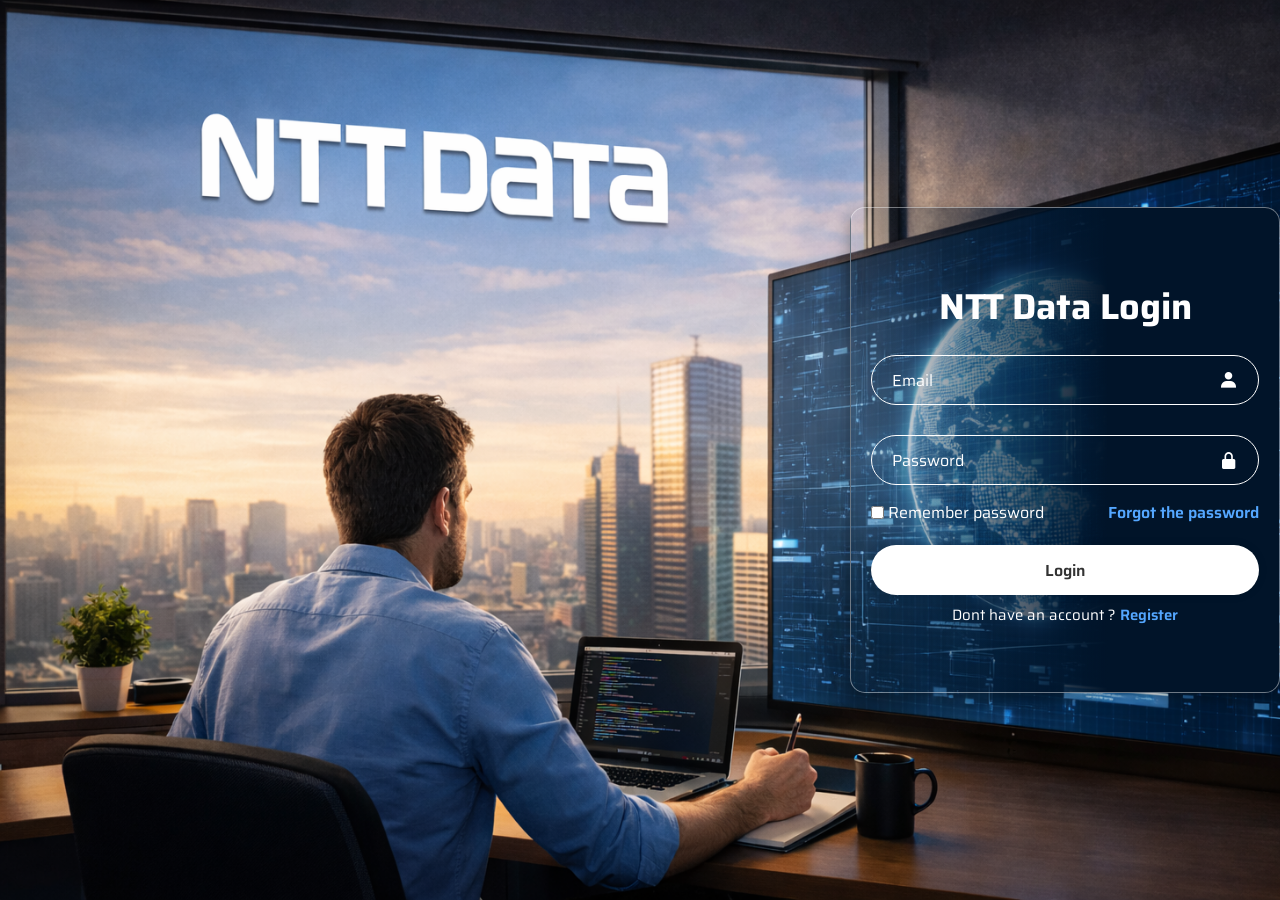
<file: HTML & CSS/LoginNTTData/index.html>
<!DOCTYPE html>
<html lang="pt-br">
<head>
    <meta charset="UTF-8">
    <meta name="viewport" content="width=device-width, initial-scale=1.0">
    <title>NTT Data</title>
    <link rel="stylesheet" href="css/styles.css">
    <link href='https://unpkg.com/boxicons@2.1.4/css/boxicons.min.css' rel="stylesheet">
    <link rel="shortcut icon" href=".//favicon/Favicon_NTT_DATA.png" type="image/x-icon">
</head>
<body>
    <main>
        <form class="conteiner">
            <h1>NTT Data Login</h1>
                <div class="input-box">
                    <input id="email" type="email" placeholder="Email">
                    <i class="bx bxs-user"></i>
                </div>
                
                <div class="input-box">
                    <input  id="password" type="password" placeholder="Password">
                    <i class="bx bxs-lock-alt"></i>
                </div>

                <div class="remember-forgot">
                    <label for="remember">
                        <input id="remember" type="checkbox">
                        Remember password
                    </label>       
                    <a href="#">Forgot the password</a>
                </div>

                <button onclick="login()" type="submit" class="login">Login</button>

                <div class="register-link">
                    <p>Dont have an account ? <a href="#">Register</a> </p>  
                </div>
        </form>
    </main>
    <script src="js.js"></script>
</body>
</html>
</file>
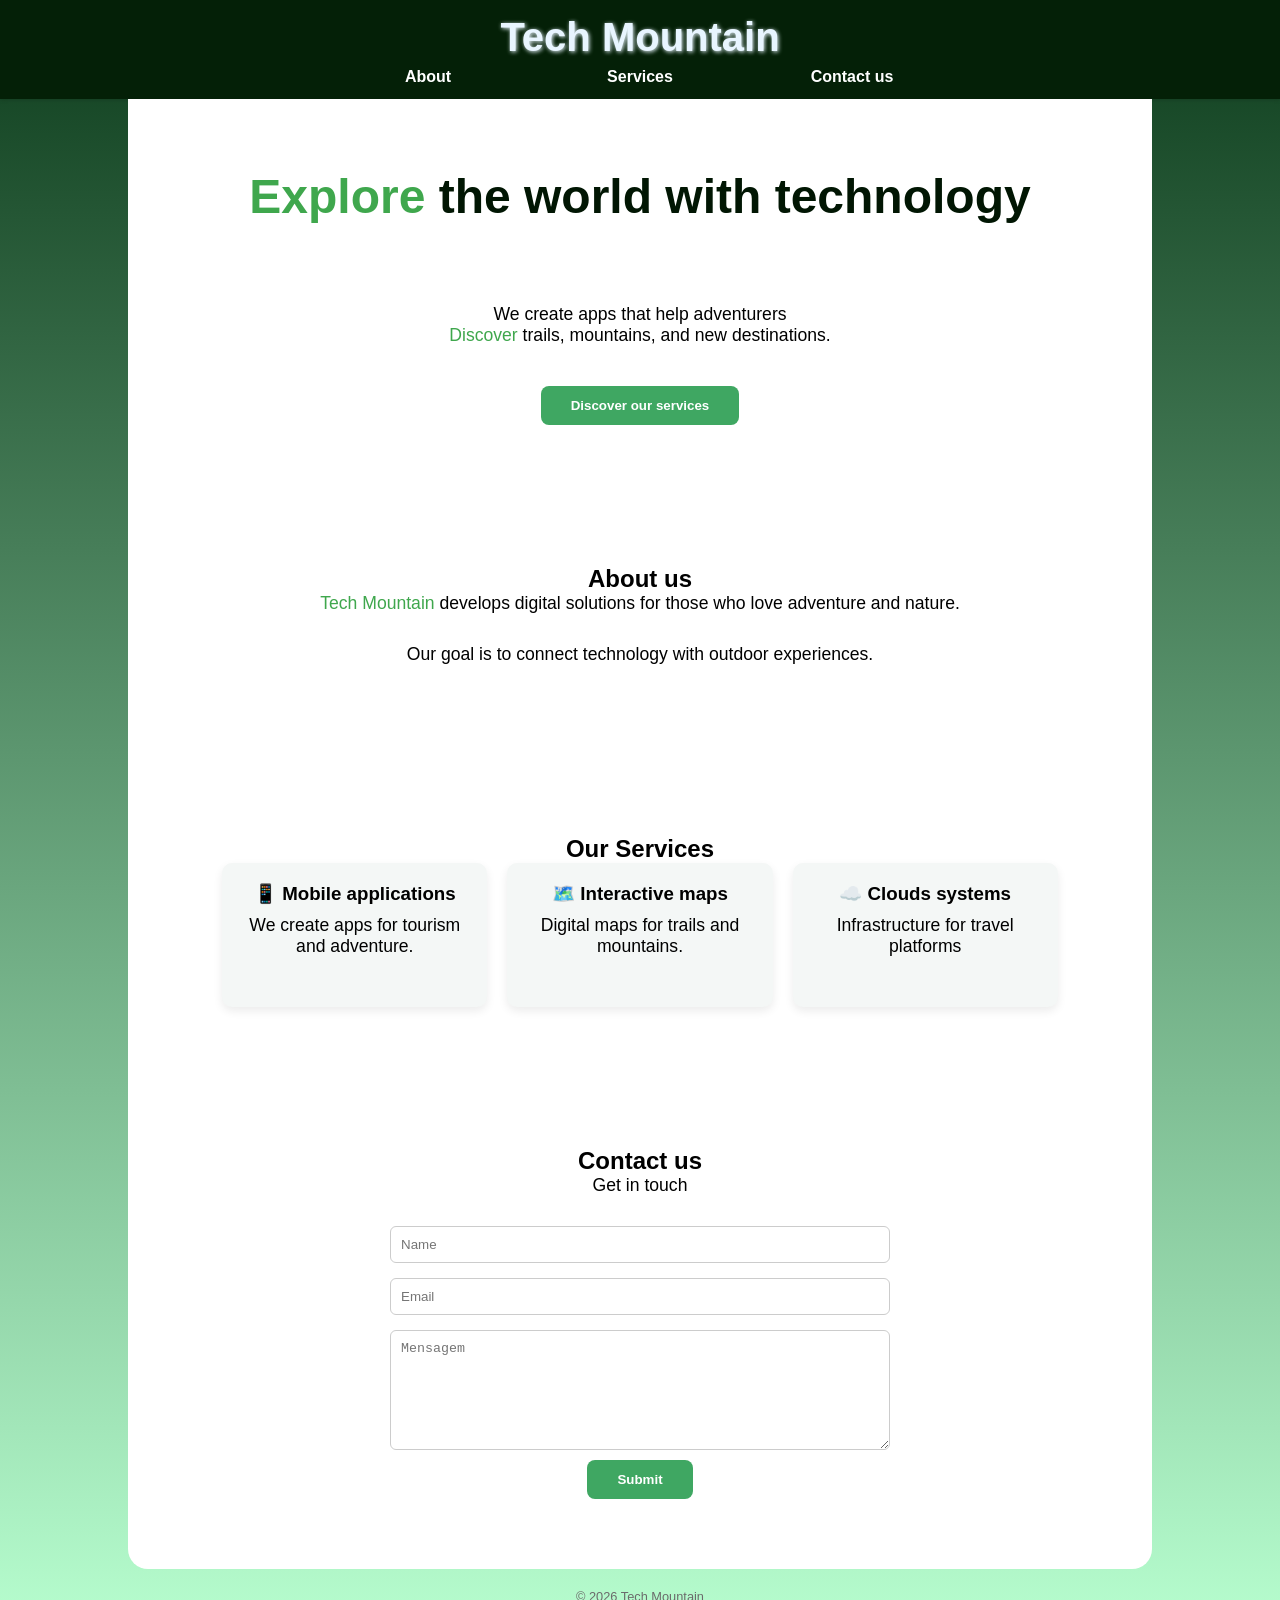
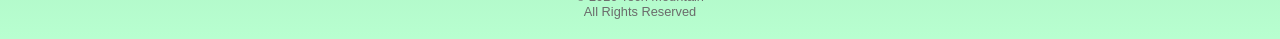
<file: HTML & CSS/Montanha Tech/index.html>
<!DOCTYPE html>
<html lang="en">

<head>
    <meta charset="UTF-8">
    <meta name="viewport" content="width=device-width, initial-scale=1.0">
    <link rel="stylesheet" href="style.css">
    <title>Tech Montain</title>
</head>

<body>
    <header>
        <nav>
            <h2>Tech Mountain</h2>

            <ul>
                <li><a href="">About</a></li>
                <li><a href="">Services</a></li>
                <li><a href="">Contact us</a></li>
            </ul>
        </nav>
    </header>

    <main>
        <section>
            <h1><span>Explore</span> the world with technology</h1>
            <p>We create apps that help adventurers <br><span>Discover</span> trails, mountains, and new destinations.
            </p>
            <button>Discover our services</button>
        </section>

        <section>
            <h2>About us</h2>
            <p><span>Tech Mountain</span> develops digital solutions for those who love adventure and nature.</p>
            <p>Our goal is to connect technology with outdoor experiences.</p>
        </section>

        <section>
            <h2>Our Services</h2>
            <div class="service">
                <article>
                    <h3>📱 Mobile applications</h3>
                    <p>We create apps for tourism and adventure.</p>
                </article>
                <article>
                    <h3>🗺️ Interactive maps</h3>
                    <p>Digital maps for trails and mountains.</p>
                </article>
                <article>
                    <h3>☁️ Clouds systems</h3>
                    <p>Infrastructure for travel platforms</p>
                </article>
            </div>
        </section>

        <section>
            <h2>Contact us</h2>
            <p>Get in touch</p>

            <form>
                </label><input id="name" type="text" placeholder="Name">
                </label><input id="email" type="email" placeholder="Email">
            <textarea name="" id="text" placeholder="Mensagem"></textarea>
            </form>
            <button onclick="submit()">Submit</button>
            <div id="res"></div>
        </section>

    </main>

    <footer>
        <p>© 2026 Tech Mountain</p>
        <p>All Rights Reserved</p>
    </footer>

    <script src="js.js"></script>
</body>

</html>
</file>
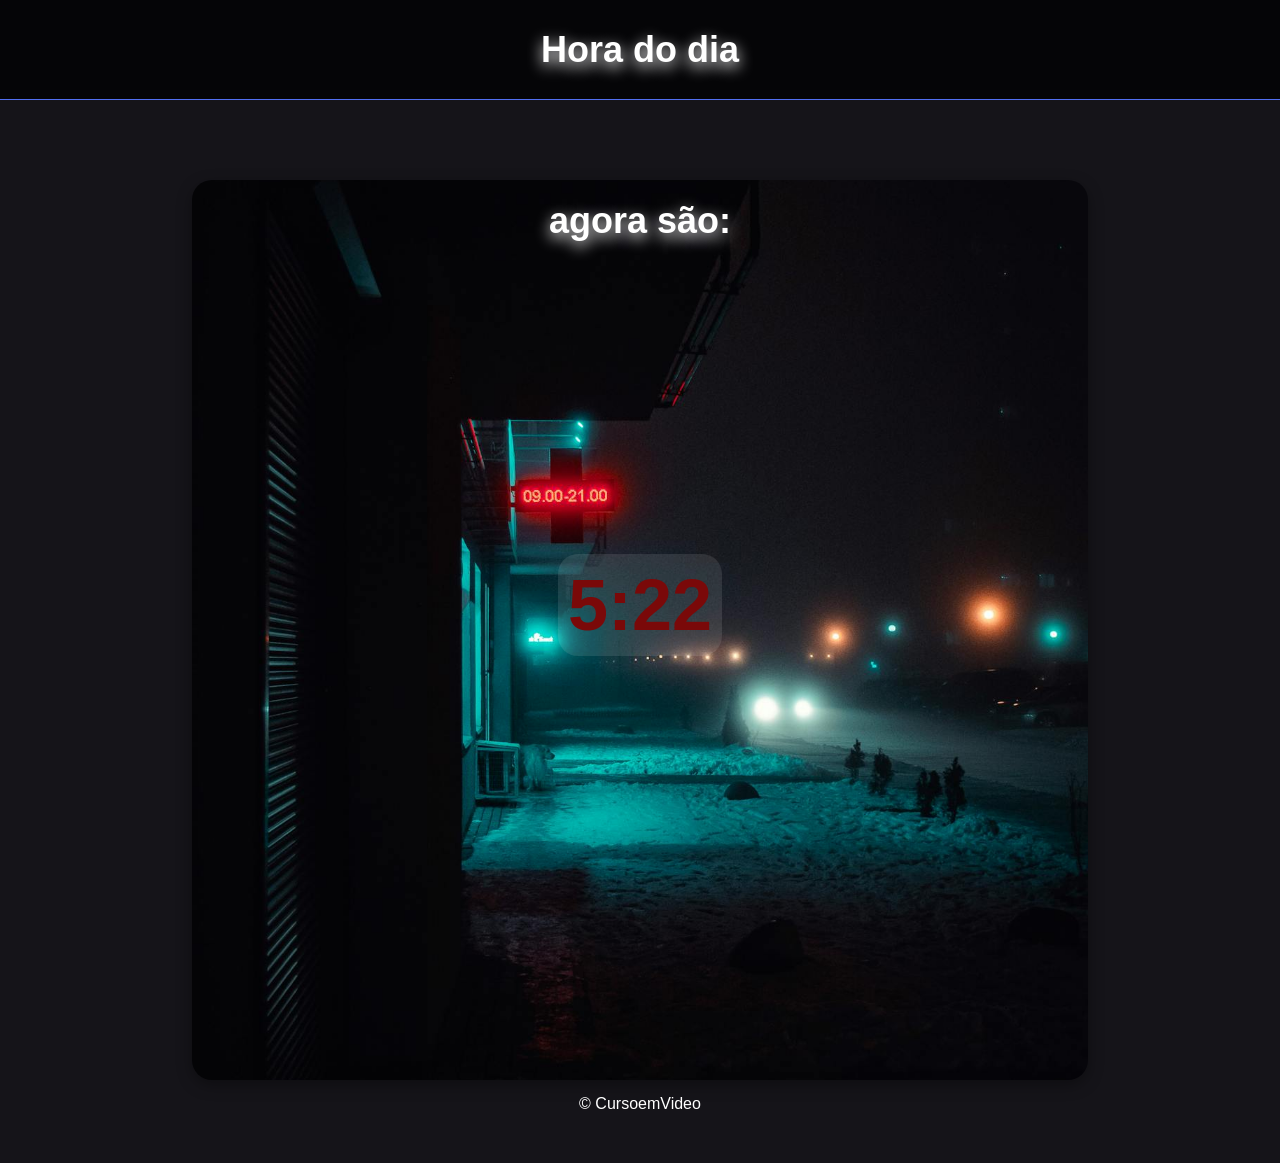
<file: Java Script/horas/index.html>
<!DOCTYPE html>
<html lang="pt-br">
<head>
    <meta charset="UTF-8">
    <meta name="viewport" content="width=device-width, initial-scale=1.0">
    <title>Horas</title>
    <link rel="stylesheet" href="style.css">
</head>
<body  onload="carregar()">
    <header id="cabecalho">
        <h1 id="tcabecalho">Hora do dia</h1>
    </header>
        <main id="principal">
            <section>
                <div>
                     <h1 id="titulo_main">agora são: </h1>    
                </div>
                <div id="relogio">
                    <h2 id="hora"></h2>
                </div>
            </section>
        </main>

        <footer id="rodape">
             <p>&copy; CursoemVideo</p>
        </footer>
    
    <script src="./js.js"></script>
</body>
</html>
</file>
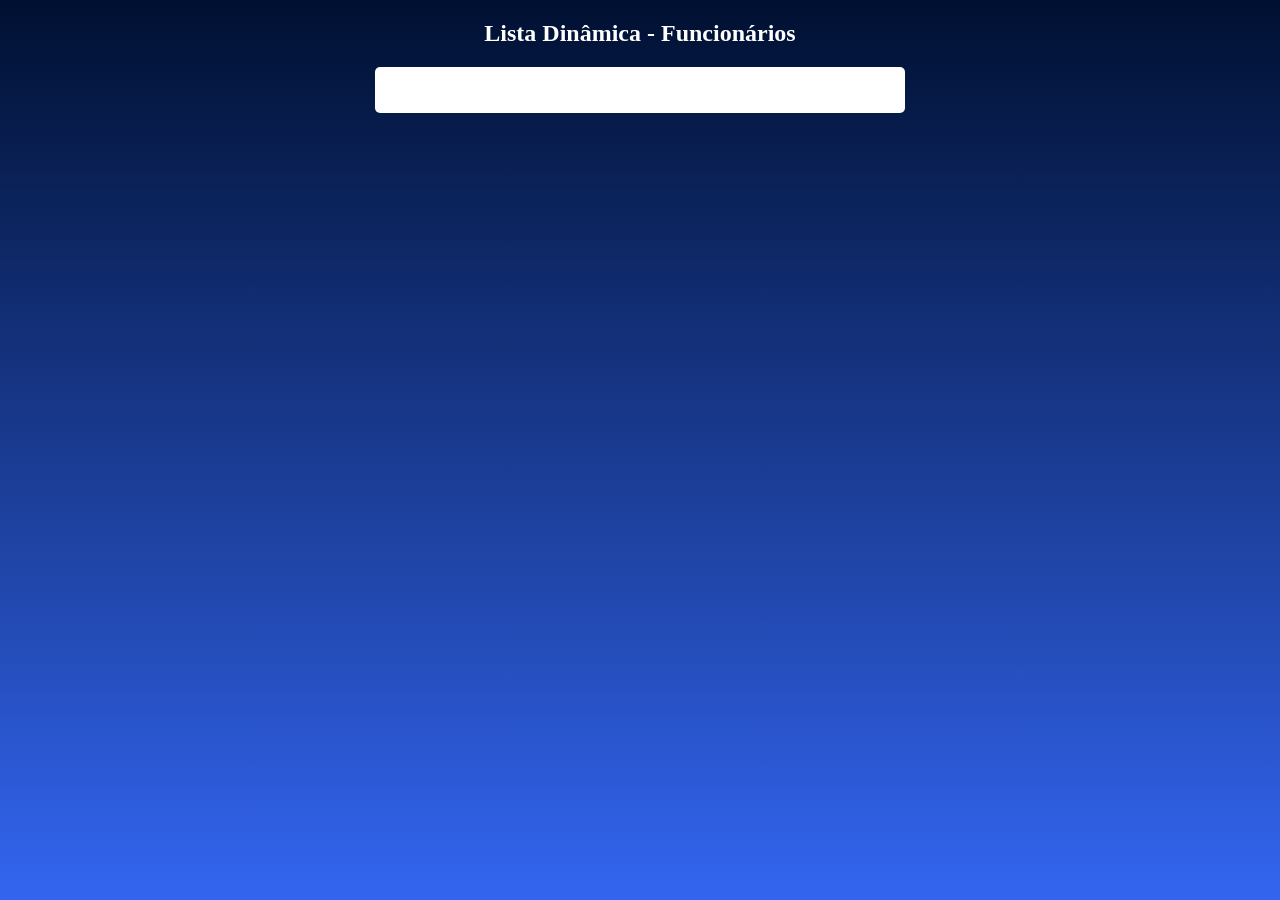
<file: Java Script/Lista Dinámica/index.html>
<!DOCTYPE html>
<html lang="pt-br">
<head>
    <meta charset="UTF-8">
    <meta name="viewport" content="width=device-width, initial-scale=1.0">
    <link rel="stylesheet" href="style.css">
    <title>Lista Dinámica</title>
</head>
<body>
    <header>
        <h2>Lista Dinâmica - Funcionários</h2>
    </header>
    <section>
        <ul id="lista"></ul>
    </section>
    <script src="js.js"></script>
</body>
</html>
</file>
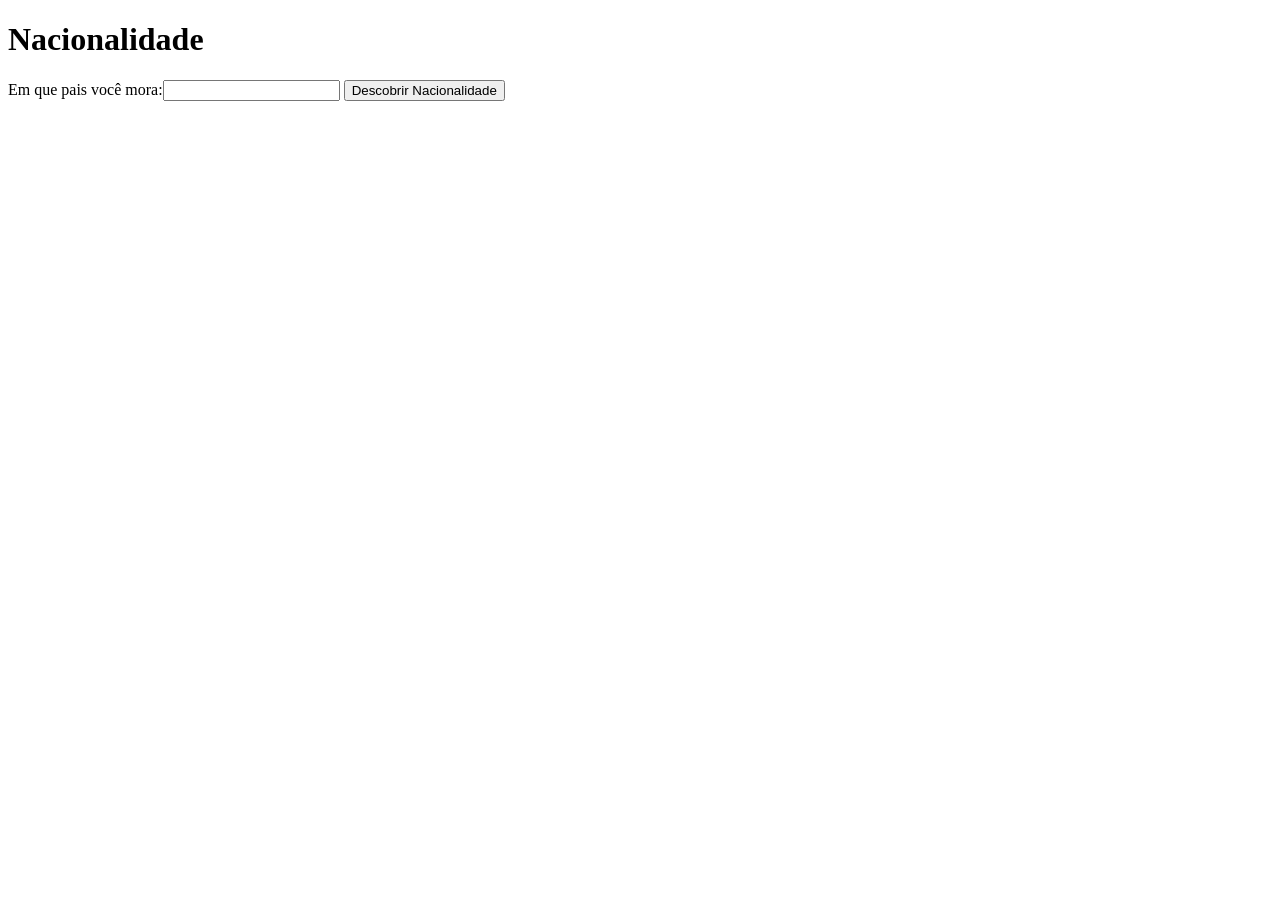
<file: Java Script/nacionalidade/index.html>
<!DOCTYPE html>
<html lang="en">
<head>
    <meta charset="UTF-8">
    <meta name="viewport" content="width=device-width, initial-scale=1.0">
    <title>Document</title>
</head>
<script src="js.js"></script>
<body>
    <h1>Nacionalidade</h1>
     Em que pais você mora:<input type="text" id="pais">
    <input type="button" value="Descobrir Nacionalidade" onclick="nacionalidade()">
    <div id="nac"></div>
</body>
</html>
</file>
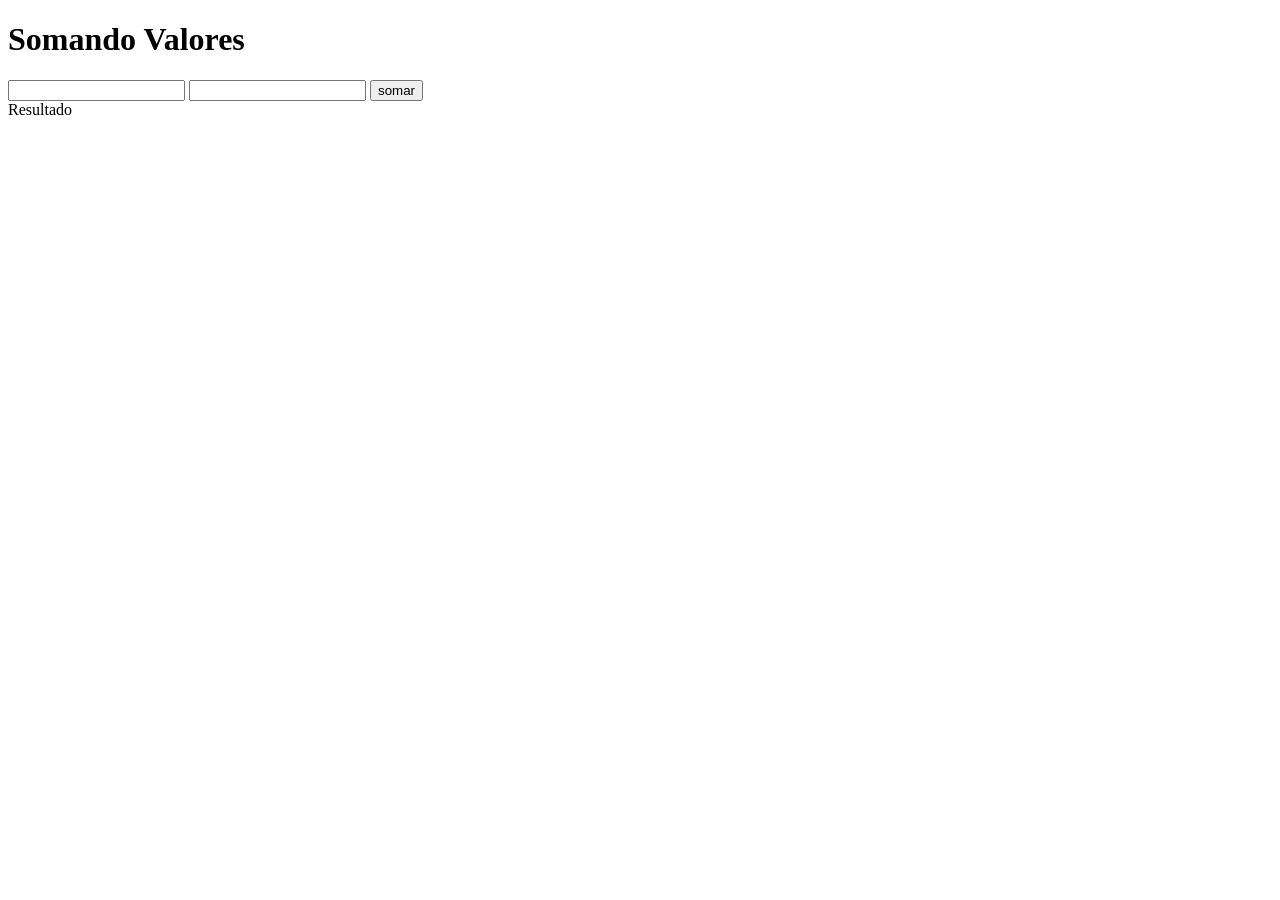
<file: Java Script/somar numeros/index.html>
<!DOCTYPE html>
<html lang="pt-br">
<head>
    <meta charset="UTF-8">
    <meta name="viewport" content="width=device-width, initial-scale=1.0">
    <title>Somando dois numeros</title>
    
</head>
<script  src="javascript.js" ></script>
<body>

    <h1>Somando Valores</h1>
    <input type="number" name="txtn1" id="txtn1">
    <input type="number" name="txtn2" id="txtn2">
    <input type="button" value="somar" onclick="somar()">
    <div id="res">Resultado</div>

</body>
</html>
</file>
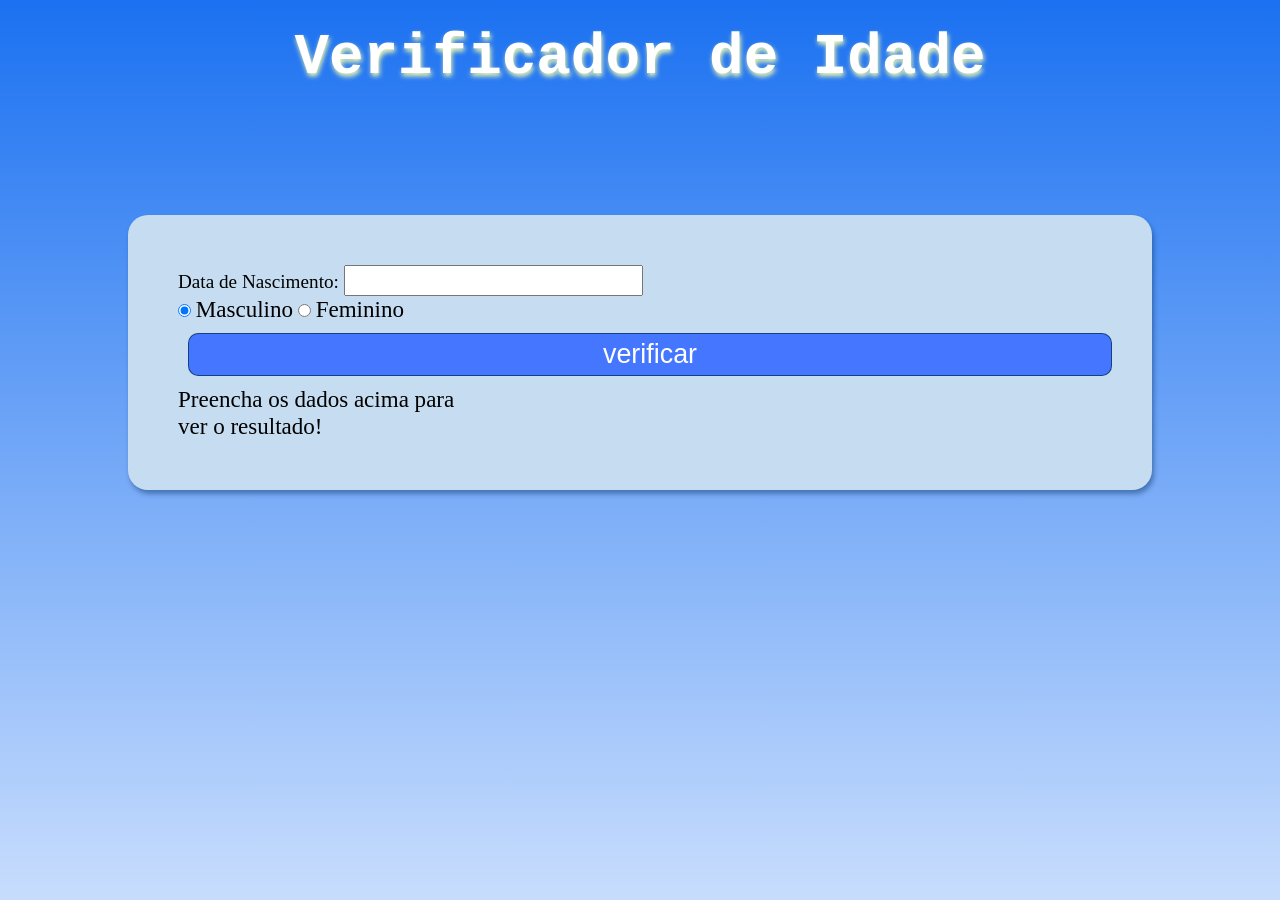
<file: Java Script/verificador de idade/index.html>
<!DOCTYPE html>
<html lang="pt-br">

<head>
    <meta charset="UTF-8">
    <meta name="viewport" content="width=device-width, initial-scale=1.0">
    <title>Verificador de idade</title>
    <link rel="stylesheet" href="style.css">
</head>

<body>
    <h1 id="titulo">
        Verificador de Idade
    </h1>
    <div id="conteiner">
        <p>Data de Nascimento:
            <input type="number" id="nasc">
        </p>
      
        <p>
            <input type="radio" name="radsex" id="masc" checked>
            <label for="masc">Masculino</label>
            <input type="radio" name="radsex" id="fem">
            <label for="fem">Feminino</label>
        </p>
        <p>
            <input onclick="verificar()" id="btn" type="button" value="verificar">
        </p>
        <div id="res">
            Preencha os dados acima para ver o resultado!
        </div>
        <div id="img">

        </div>

    </div>
    <script src="JavaScript.js"></script>
</body>

</html>
</file>
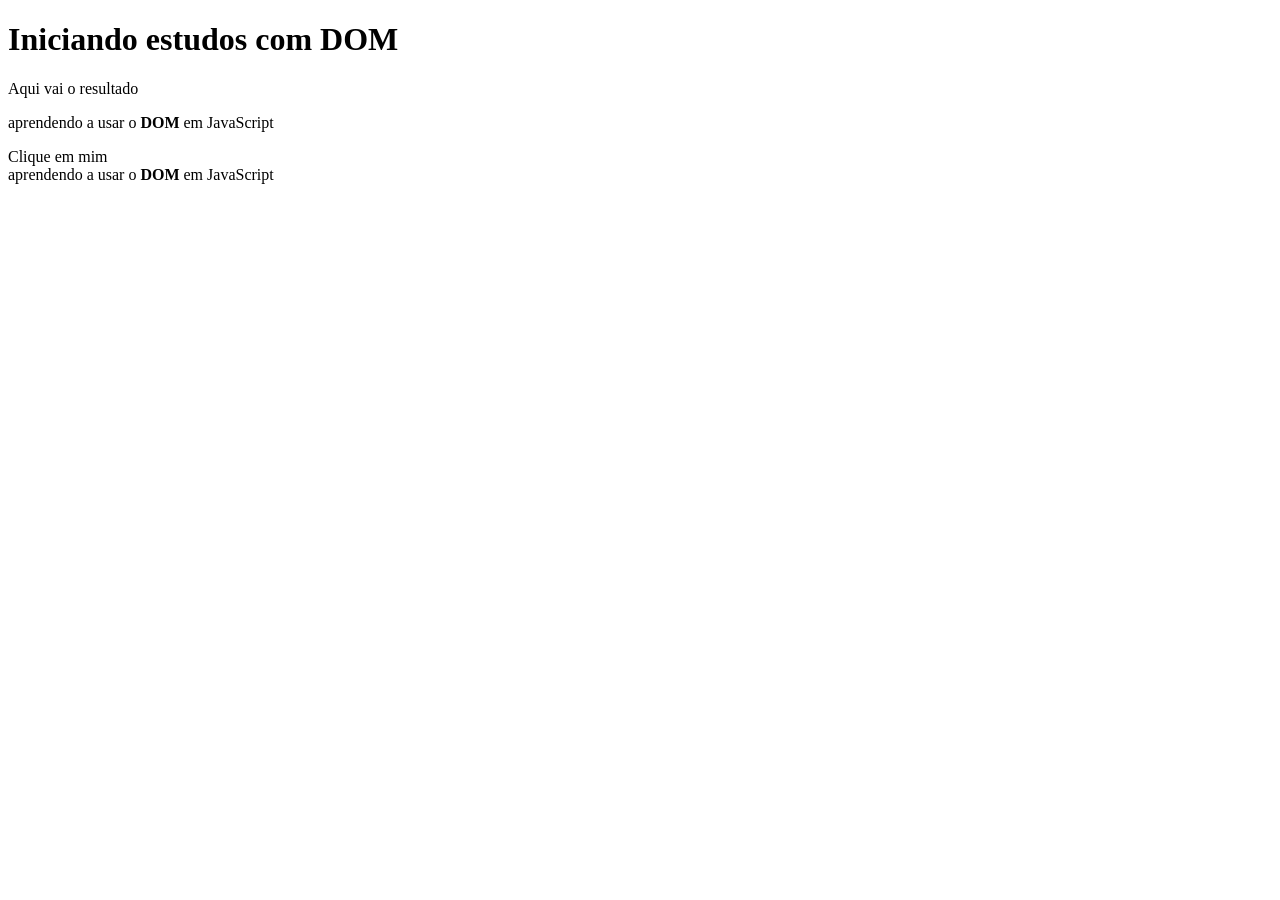
<file: Java Script/dom/Dom.html>
<!DOCTYPE html>
<html lang="pt-br">
<head>
    <meta charset="UTF-8">
    <meta name="viewport" content="width=device-width, initial-scale=1.0">
    <title>Primeiros passos com DOM</title>

</head>
<body>
    <h1>Iniciando estudos com DOM</h1>
    <p>Aqui vai o resultado</p>
    <p >aprendendo a usar o <strong>DOM</strong> em JavaScript</p>
    <div>Clique em mim</div>

    <script>
       var p1= document.getElementsByTagName('p')[1] 
       document.write(p1.innerHTML)
       
    </script>

</body>
</html>
</file>
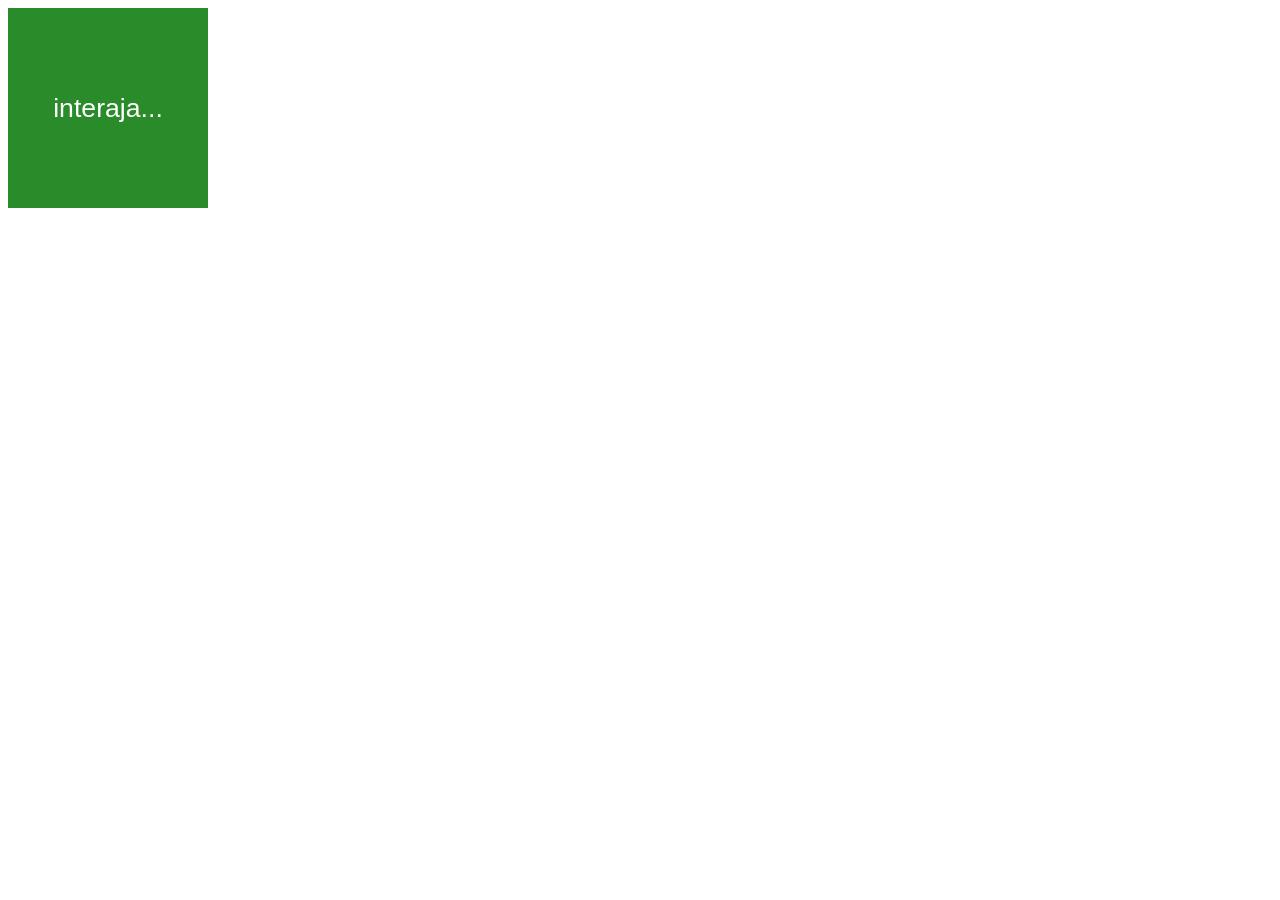
<file: Java Script/dom/Dom_Eventos.html>
<!DOCTYPE html>
<html lang="pt-br">

<head>
    <meta charset="UTF-8">
    <meta name="viewport" content="width=device-width, initial-scale=1.0">
    <title>Eventos DOM</title>
    <style>
        div#area {
            font: normal 20pt arial;
            background-color: rgb(42, 139, 42);
            color: white;
            width: 200px;
            height: 200px;
            line-height: 200px;
            text-align: center;
        }
    </style>
</head>

<body>

    <div id="area">
        interaja...
    </div>
    
    <script>

        var a = document.getElementById('area')
        a.addEventListener('click', clicar)
        a.addEventListener('mouseenter', entrar)
        a.addEventListener('mouseout', sair)

        function clicar(){  
            a.innerText = ('Clicou!')
            a.style.background= 'red'
        }

        function entrar(){  
            a.innerText = ('Entrou!')
            a.style.background= 'blue'
            a.style.color = "white"
            
        }

        function sair(){  
            a.innerText = ('Saiu!')
            a.style.background= 'black'
            a.style.color= "white"
        }
    </script>
</body>

</html>
</file>
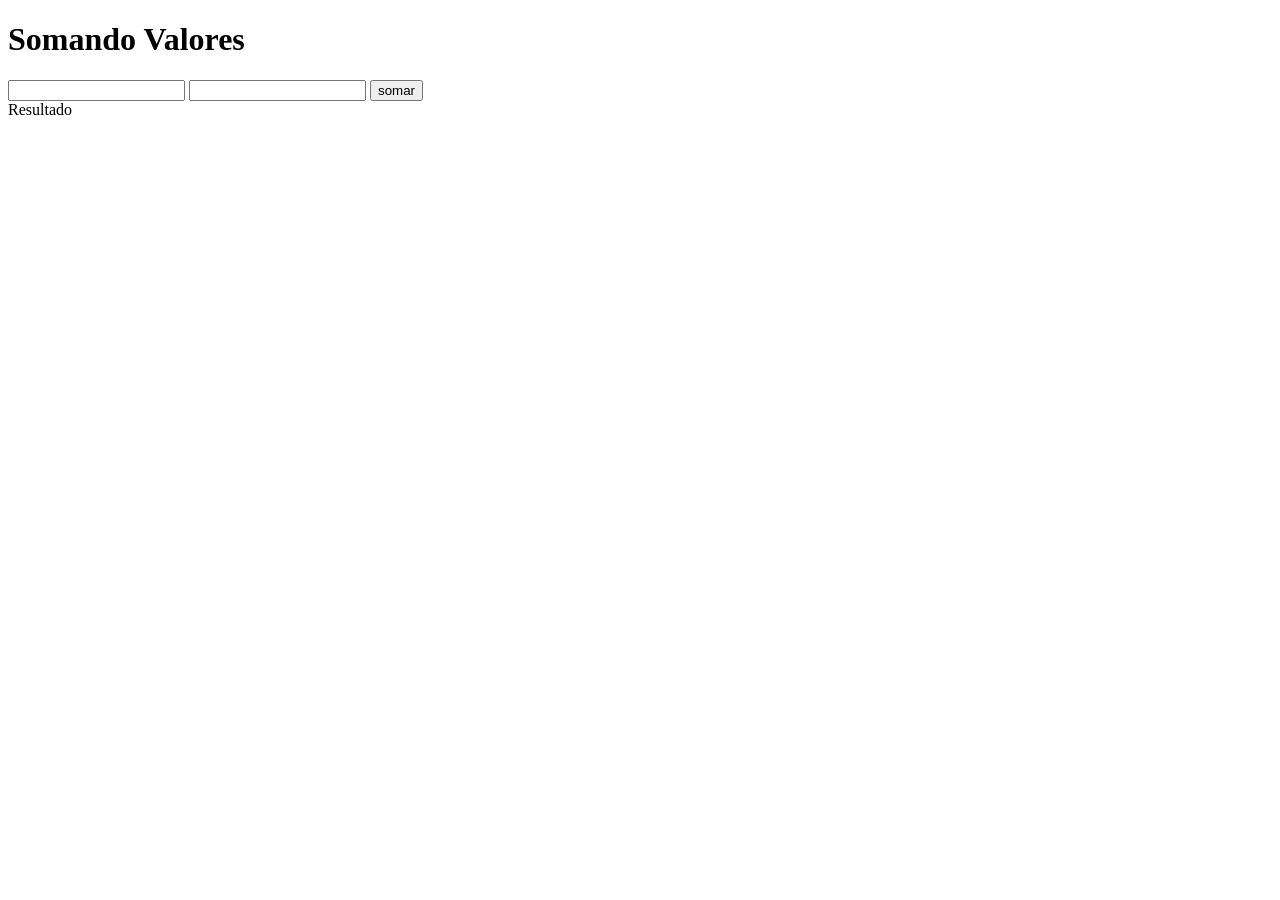
<file: Java Script/dom/Dom_Somas.html>
<!DOCTYPE html>
<html lang="pt-br">
<head>
    <meta charset="UTF-8">
    <meta name="viewport" content="width=device-width, initial-scale=1.0">
    <title>Soamando Números</title>
</head>
<body>
    <h1>Somando Valores</h1>
    <input type="number" name="txtn1" id="txtn1"> 
    <input type="number" name="txtn2" id="txtn2">
    <input type="button" value="somar" onclick="somar()">
    <div id="res">
        Resultado
    </div>

    <script>
        function somar(){
            
            var tn1 = document.getElementById('txtn1')
            var tn2 = document.getElementById('txtn2')
            var res = document.getElementById('res')
            var n1 = Number(tn1.value) /* Quando o valor vem de uma input ele vem em formato de texto, por isso converter para Number*/
            var n2 = Number(tn2.value)
            var s = n1 + n2
            res.innerHTML = (`A Soma dos dois números é =  <strong>${s}<strong>!`)
    
        }
    </script>
   
</body>
</html>
</file>
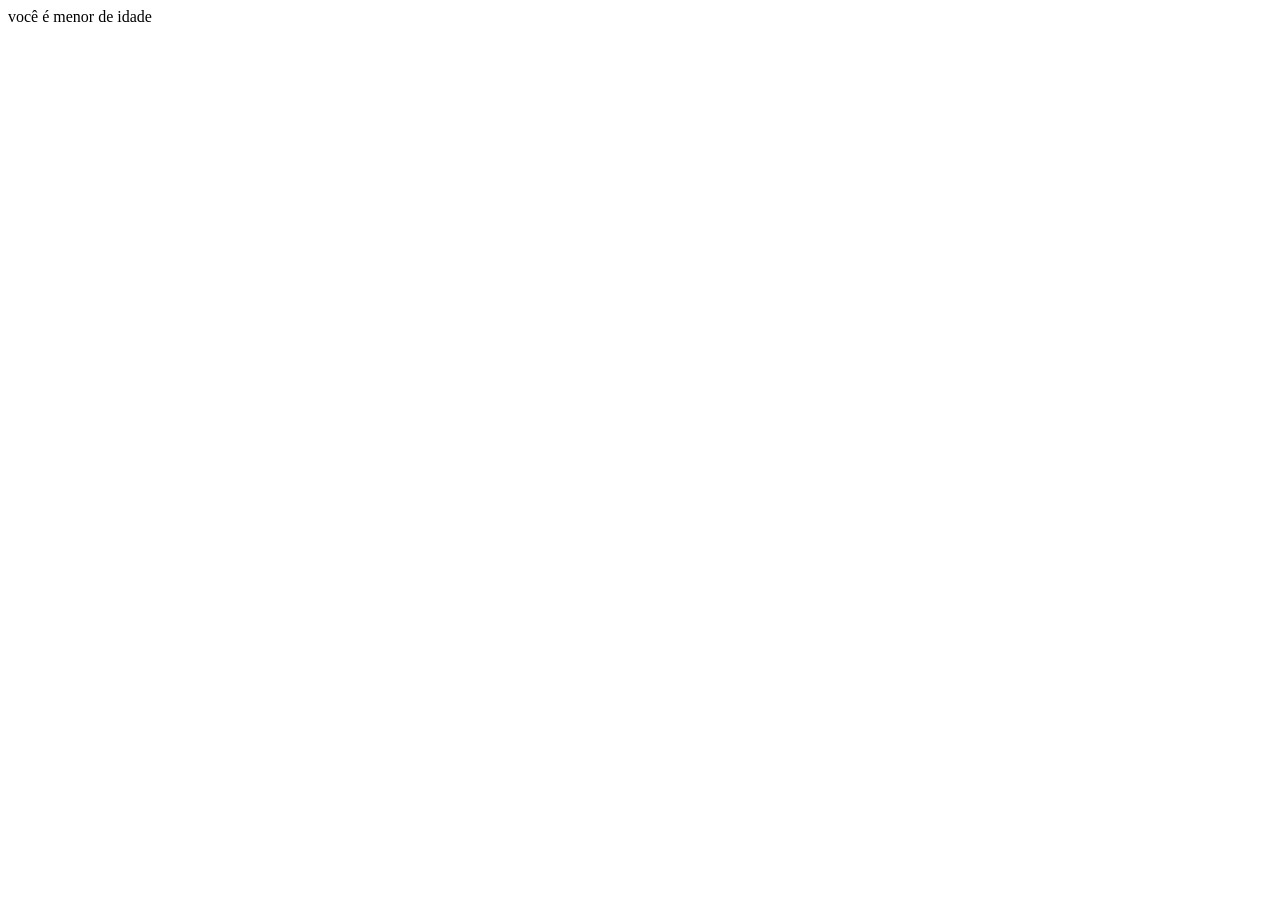
<file: Java Script/operador ternário/Operador_Tenário.html>
<!DOCTYPE html>
<html lang="pt-br">
<head>
    <meta charset="UTF-8">
    <meta name="viewport" content="width=device-width, initial-scale=1.0">
    <title>Operador Tenário</title>
</head>
<body>

         <script>
                    var idade = Number(window.prompt("Qual a sua idade"))

                    var r = idade >= 18 ? "Você é maior de idade" 
                                        : "você é menor de idade"
                     document.write(`${r}`)

        </script>
    
</body>
</html>
</file>
<file: HTML & CSS/LoginNTTData/css/styles.css>
@import url('https://fonts.googleapis.com/css2?family=Saira:ital,wght@0,100..900;1,100..900&display=swap');

* {
    margin: 0;
    padding: 0;
    box-sizing: border-box;
    font-family: "Saira", sans-serif;
}

body {
    display: flex;
    justify-content: end;
    align-items: center;
    min-height: 100vh;
    background: url('../img/Background_main.png');
    background-size: 150vh;
    background-position: left;
    background-repeat: no-repeat;
    background-color: #0D2844;
    
}

.conteiner {
    border: 1px solid rgba(255, 255, 255, 0.425);
    border-radius: 15px;
    color: #fff;
    width: 430px;
    padding: 60px 20px 50px;
    box-shadow: 0px 5px 15px rgba(0, 0, 0, 0.35);
    background-image: linear-gradient(to right, transparent,#011429 60%);
}

.conteiner h1 {
    font-size: 36px;
    text-align: center;
    padding-top: 10px ;
    margin-bottom: -10px;
}

.input-box {
    position: relative;
    width: 100%;
    height: 50px;
    margin: 30px 0;
}

.input-box input {
    width: 100%;
    height: 100%;
    background-color: transparent;
    outline: none;
    border: none;
    font-size: 16px;
    padding: 20px 45px 20px 20px;
    color: #fff;
    border-radius: 40px;
    border: 1px solid #fff;
}

.input-box input::placeholder {
    color: #fff;
}

.input-box i {
    position: absolute;
    right: 20px;
    top: 50%;
    transform: translateY(-50%);
    font-size: 20px;
}

.remember-forgot {
    display: flex;
    justify-content: space-between;
    font-size: 16px;
    margin: -15px 0 20px;
}

.remember-forgot label input {
    position: relative;
    top: 1px;
    accent-color: #0D2844;
    
}

.remember-forgot a {
    text-decoration: none;
    color: #54a7ff;
    font-weight: 600;
}

.remember-forgot a:hover {
    font-weight: 800;
    text-decoration: underline;
    transition: 0.5s;
}

.login {
    width: 100%;
    height: 50px;
    background-color: #fff;
    border: none;
    border-radius: 40px;
    cursor: pointer;
    font-size: 16px;
    color: #333;
    font-weight: 600;
    box-shadow: 0 0 10px rgba(0, 0, 0, .1);
}
.login:hover{
    background-color: transparent;
    border: 1px solid #fff;
    color: #fff;
    transition: 0.5s;
}

.register-link {
    font-size: 15px;
    text-align: center;
    margin: 8px 0 15px;
}

.register-link a {

    text-decoration: none;
    color: #54a7ff;
    font-weight: 600;
}

.register-link a:hover {
    font-weight: 800;
    text-decoration: underline;
    transition: 0.5s;
}

/*Guia de Manutenção*/

/*
Body                 (todo o corpo)               : linha 22
Conteiner            (caixa do login)             : linha 22
H1                   (do conteiner)               : linha 33 
Formulários          (posição)                    : linha 40
Formulários          (estilização)                : linha 47
Placeholder          (nome no form)               : linha 60
Icone                (dentro do form)             : linha 64 
Remember-forgot      (senha esquecida)            : linha 72
Link remember-forgot (link para recuperar)        : linha 85
Hover link           (animação ao passar o mouse) : linha 90
Login                (botão login)                : linha 96
Hover login          (animação ao passar o mouse) : linha 108
Register-link        (propiedades box registrar)  : linha 115
Link register-link   (link para registrar)        : linha 121
Hover link           (animção ao passar mouse)    : linha 127 

*/

@media (max-width: 1000px){
    body{
        justify-content: center;
        background-size: cover;
    }
    .conteiner{
        background-image: linear-gradient(to right,transparent, transparent);

    }
    .input-box input {
    background-color: #4981c094;
    border: 1px solid #fff;

    }
    .input-box input::placeholder{
        color: #ffffff;
        font-weight: 600;
    }
}
@media (max-width: 500px){
    body{
        background-position: 21% ;

    }
    .conteiner{
        width: 95%;
        margin: auto;
    }
}
</file>
<file: HTML & CSS/Montanha Tech/style.css>
@import url('https://fonts.googleapis.com/css2?family=Montserrat:ital,wght@0,100..900;1,100..900&family=Orbitron:wght@400..900&display=swap');

*{
    margin: 0;
    padding: 0;
    box-sizing: border-box;
}
body{
     font-family: Arial, Helvetica, sans-serif;
     background: linear-gradient(180deg, #0e3d1d, #b8ffd0);
     min-height: 100%;
}
header{
    background-color: rgb(4, 32, 7);
    box-shadow: rgba(0, 0, 0, 0.16) 0px 1px 4px;
    padding-bottom: 5px;

}
header h2{
    text-align: center;
    font-family: 'Lucida Sans', 'Lucida Sans Regular', 'Lucida Grande', 'Lucida Sans Unicode', Geneva, Verdana, sans-serif;
    font-size: 2.5rem;
    color: rgb(232, 245, 255); 
    padding-top: 15px;
    text-shadow: 1px 1px 4px;
}
ul{
    display: flex;
    flex-direction: column;
    gap: 10px;
    align-items: center;
}
ul li {
    list-style: none;
    padding: 3px 5px;
    margin: 5px;
    border-radius: 5px;
    width: 80%;
    text-align: center;
    transition: 0.5s;
}
ul li a{
    text-decoration: none;
    color: #fff; 
    font-weight: 600;
    padding: 8px 14px;
    border-radius: 6px;
    transition: 0.3s;
}
ul li:hover {
    background-color: #5c8d74;
    transform: scale(1.05);
}
main{
    width: 90%;
    margin: auto;
    background-color: #fff;
    border-radius: 0px 0px 20px 20px;
    overflow: hidden;
}
section{
    padding: 50px 30px;
    text-align: center;
    
}
section h1{
    margin-bottom: 80px;
    color: #011603;
}
section h1 span{
    color: #3fa74d;
    
}
section p{
    margin-bottom: 30px;
    font-size: 1.1rem;
    
}
button{
    background-color: #3fa762;
    border:none;
    color: white;
    padding: 12px 30px;
    margin-top: 10px;
    border-radius: 8px;
    cursor: pointer;
    font-weight: 600;
    transition: 0.3s;
    
}
button:hover{
    background-color: #11ff607c;
    transform: scale(1.05);
    color: #011d04;
}

section p span{
    color: #3fa74d;
}
div.service{
    display: flex;
    flex-direction: column;  
    gap: 20px;
}
article{ 
    background-color: #f4f7f6;
    border-radius: 10px;
    padding: 20px;
    box-shadow:0 4px 10px rgba(0,0,0,0.08);
}
article h3{
    margin-bottom: 10px;
}
form{
    display: flex;
    flex-direction: column;
    gap: 15px;
    max-width: 500px;
    margin: auto;
}

input, textarea{
    padding: 10px;
    border-radius: 6px;
    border: 1px solid #ccc;
}
textarea{
    min-height: 120px;
}
footer{
    text-align: center;
    padding: 20px;
    color: #6b6b6b;
    font-size: 0.8rem;

}
@media (min-width: 768px){
    ul{
        flex-direction: row;
        justify-content: center;
    }
    section h1{
        font-size: 2.5rem;
    }
    div.service{
        flex-direction: row;
        justify-content: center;
    }
    article{
        width: 30%;
    }
}
@media (min-width: 1024px){
    main{
        width: 80%;
    }

    section{
        padding: 70px;
    }
    section h1{
        font-size: 3rem;
    }
    .services{
        gap: 30px;
    }
    article{
        transition: 0.3s;
    }
    article:hover{
        transform:translateY(-6px)
    }
    ul li{
        width: 15vw;
    }
    
   
}
</file>
<file: Java Script/horas/style.css>
@import url('https://fonts.googleapis.com/css2?family=Inter:ital,opsz,wght@0,14..32,100..900;1,14..32,100..900&family=Saira:ital,wght@0,100..900;1,100..900&display=swap');
*{
    padding: 0px;
    margin: 0px;
    box-sizing: border-box;
    font-family: Arial, Helvetica, sans-serif;
    font-size: 1.5rem;
}
#cabecalho{
    background-color: #657de6;
    min-height: 100px;  
    display: flex;
    margin-bottom: 80px;
    border-bottom: 1px solid #516ff0;
}
#tcabecalho{
    color: white;
    margin: auto;
    text-shadow: rgba(255, 255, 255) 0px 5px 15px;
}
body{
    background-color: rgb(184, 213, 233);
}
#principal{
    background-color: white;
    max-width: 70vw;
    height: 100vh;
    font-size: 1rem;
    margin: auto;
    padding: 20px;
    border-radius: 20px;
    box-shadow: rgba(0, 0, 0, 0.35) 0px 5px 15px;
    background-image: url(img/manha.jpg);
    background-size: cover;
    background-position: center;   /* centraliza */
    background-repeat: no-repeat;  /* não repete */
   
}
#titulo_main{
   text-align: center;
   margin-bottom: 25px;
   color: white;
   text-shadow: rgb(255, 255, 255) 0px 5px 15px;;
}
#relogio{
    display: flex;
    justify-content: center;
    align-items: center;
    height: 75vh;
}
#hora{
    font-size: 3rem;
    color: white;
    padding: 10px;
    background-color: rgba(0, 0, 0, 0.438);
    border-radius: 20px;
    font-family:  'Trebuchet MS', 'Lucida Sans Unicode', 'Lucida Grande', 'Lucida Sans', Arial, sans-serif;
    font-size: 3rem;
    font-weight: bolder;
}
#rodape{
    text-align: center;
    margin-top: 15px;
    color: white; 
}
#rodape p{
    font-size: 16px;
    padding-bottom: 50px;
}
</file>
<file: Java Script/Lista Dinámica/style.css>
body{
    background:linear-gradient(to bottom, rgb(0, 16, 49), rgb(51, 101, 240));
    background-attachment: fixed;
}
header{
    color: white;
    text-align: center;
}
section{
    background-color: white;
    padding: 15px;
    border-radius: 5px;
    width: 500px;
    margin: auto;
}
</file>
<file: Java Script/verificador de idade/style.css>
* {
    padding: 0px;
    margin: 0px;
    box-sizing: border-box;
    font-size: 1.2rem;
}

body {
    background-image: linear-gradient(to bottom, rgb(27, 113, 241), rgb(200, 221, 253));
    background-attachment: fixed;
}

h1#titulo {
    font-family: 'Courier New', Courier, monospace;
    font-size: 3rem;
    font-weight: 600;
    text-align: center;
    padding: 25px;
    color: rgb(255, 255, 255);
    text-shadow: 1px 3px 5px rgb(247, 255, 171);
}

div#conteiner {
    width: 80%;
    margin: 100px 30px 30px 50%;
    transform: translateX(-50%);
    padding: 50px;
    border-radius: 20px;
    background-color: rgb(198, 221, 241);
    box-shadow: 2px 4px 5px rgba(2, 45, 94, 0.432);
}

#conteiner p {
    font-size: 1rem;
}

#btn {
    width: 100%;
    padding: 5px;
    margin: 10px;
    border-radius: 10px;
    font-size: 1.4rem;
    background-color: rgb(69, 118, 255);
    color: white;
    border: 1px solid rgba(4, 52, 97, 0.788);
}

#btn:hover {
    filter: invert(1);
}
div#res{
    max-width: 300px;
}
div#res img {
    width: 427px;
    border-radius: 300px;
    background-size: cover;
    border: 3px solid rgb(69, 118, 255);
    box-shadow: 1px 3px 5px rgba(3, 37, 70, 0.788);

}
</file>
